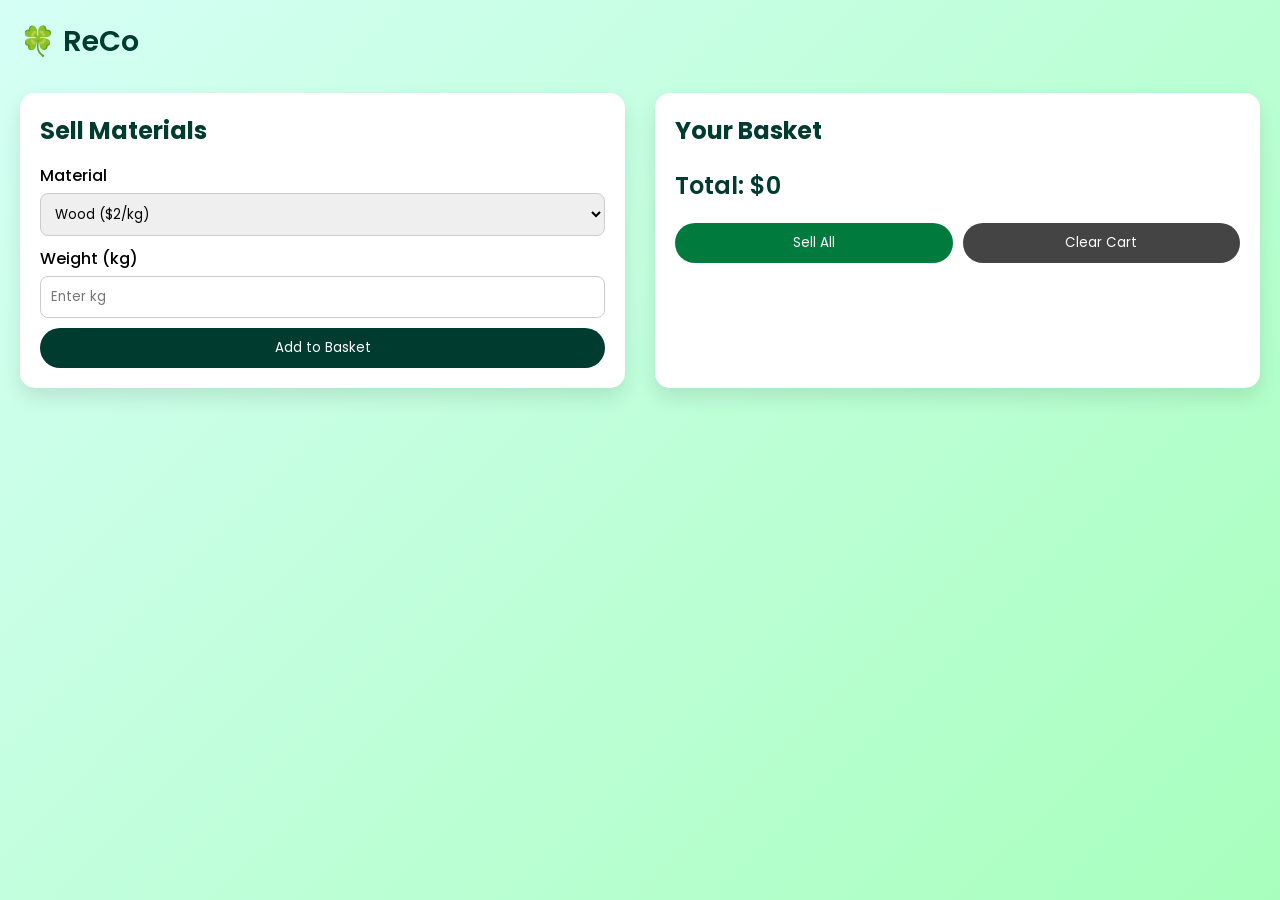
<file: earn.html>
<!DOCTYPE html>
<html lang="en">
<head>
    <meta charset="UTF-8">
    <meta name="viewport" content="width=device-width, initial-scale=1.0">
    <title>ReCo - Start Earning</title>

    <style>
        @import url('https://fonts.googleapis.com/css2?family=Poppins:wght@300;400;500;600&display=swap');

        *{
            margin:0;
            padding:0;
            box-sizing:border-box;
            font-family:"Poppins", sans-serif;
        }

        body{
            background: linear-gradient(135deg, #D5FFF5, #A8FFBD);
            min-height:100vh;
            padding:20px;
        }

        .header{
            display:flex;
            justify-content:space-between;
            align-items:center;
            margin-bottom:30px;
        }

        .logo{
            font-size:1.8rem;
            font-weight:600;
            color:#003B30;
            text-decoration:none;
        }

        .container{
            display:flex;
            gap:30px;
            flex-wrap:wrap;
        }

        .box{
            background:white;
            padding:20px;
            border-radius:15px;
            box-shadow:0 10px 20px rgba(0,0,0,0.1);
            flex:1;
            min-width:280px;
        }

        h2{
            color:#003B30;
            margin-bottom:15px;
        }

        label{
            display:block;
            margin-top:10px;
            font-weight:500;
        }

        input, select{
            width:100%;
            padding:10px;
            margin-top:5px;
            border-radius:8px;
            border:1px solid #ccc;
        }

        button{
            margin-top:10px;
            width:100%;
            padding:10px;
            border:none;
            border-radius:25px;
            background:#003B30;
            color:white;
            cursor:pointer;
            transition:0.3s;
        }

        button:hover{
            background:#A8FFBD;
            color:#003B30;
        }

        .item{
            background:#f5fff7;
            padding:10px;
            margin-top:10px;
            border-radius:10px;
            display:flex;
            justify-content:space-between;
            align-items:center;
        }

        .remove{
    background:#2f2f2f;
    color:#fff;
    border:none;
    border-radius:6px;
    padding:2px 6px;
    cursor:pointer;
    width:22px;
    height:22px;
    font-size:12px;
    display:flex;
    align-items:center;
    justify-content:center;
    transition:0.2s ease;
}

.remove:hover{
    background:#555;
    transform:scale(1.1);
}

        .total{
            margin-top:20px;
            font-size:1.5rem;
            font-weight:600;
            color:#003B30;
        }

        .actions{
            margin-top:10px;
            display:flex;
            gap:10px;
        }

        .sell{
            background:#007a3d;
        }

        .clear{
            background:#444;
        }
    </style>
</head>
<body>

<div class="header">
    <a href="index.html" class="logo">🍀 ReCo</a>
</div>

<div class="container">

    <!-- INPUT SECTION -->
    <div class="box">
        <h2>Sell Materials</h2>

        <label>Material</label>
        <select id="material">
            <option value="wood" data-price="2">Wood ($2/kg)</option>
            <option value="paper" data-price="1">Paper ($1/kg)</option>
            <option value="glass" data-price="3">Glass ($3/kg)</option>
            <option value="metal" data-price="5">Metal ($5/kg)</option>
        </select>

        <label>Weight (kg)</label>
        <input type="number" id="kg" placeholder="Enter kg">

        <button onclick="addToCart()">Add to Basket</button>
    </div>

    <!-- CART SECTION -->
    <div class="box">
        <h2>Your Basket</h2>
        <div id="cart"></div>

        <div class="total">Total: $<span id="total">0</span></div>

        <div class="actions">
            <button class="sell" onclick="sellAll()">Sell All</button>
            <button class="clear" onclick="clearCart()">Clear Cart</button>
        </div>
    </div>

</div>

<script>
    let cart = [];

    function addToCart(){
        const materialSelect = document.getElementById("material");
        const kg = parseFloat(document.getElementById("kg").value);

        if(!kg || kg <= 0) return;

        const price = parseFloat(materialSelect.options[materialSelect.selectedIndex].dataset.price);
        const name = materialSelect.value;

        const item = {
            name,
            kg,
            price,
            total: kg * price
        };

        cart.push(item);
        updateCart();
    }

    function updateCart(){
        const cartDiv = document.getElementById("cart");
        cartDiv.innerHTML = "";

        let total = 0;

        cart.forEach((item, index) => {
            total += item.total;

            cartDiv.innerHTML += `
                <div class="item">
                    <div>
                        <b>${item.name}</b><br>
                        ${item.kg} kg × $${item.price} = $${item.total}
                    </div>
                    <button class="remove" onclick="removeItem(${index})">X</button>
                </div>
            `;
        });

        document.getElementById("total").innerText = total;
    }

    function removeItem(index){
        cart.splice(index, 1);
        updateCart();
    }

    function clearCart(){
        cart = [];
        updateCart();
    }

    function sellAll(){
        if(cart.length === 0){
            alert("Your basket is empty!");
            return;
        }

        let total = cart.reduce((sum, item) => sum + item.total, 0);

        alert("You earned $" + total + "! 🎉");

        cart = [];
        updateCart();
    }
</script>

</body>
</html>
</file>
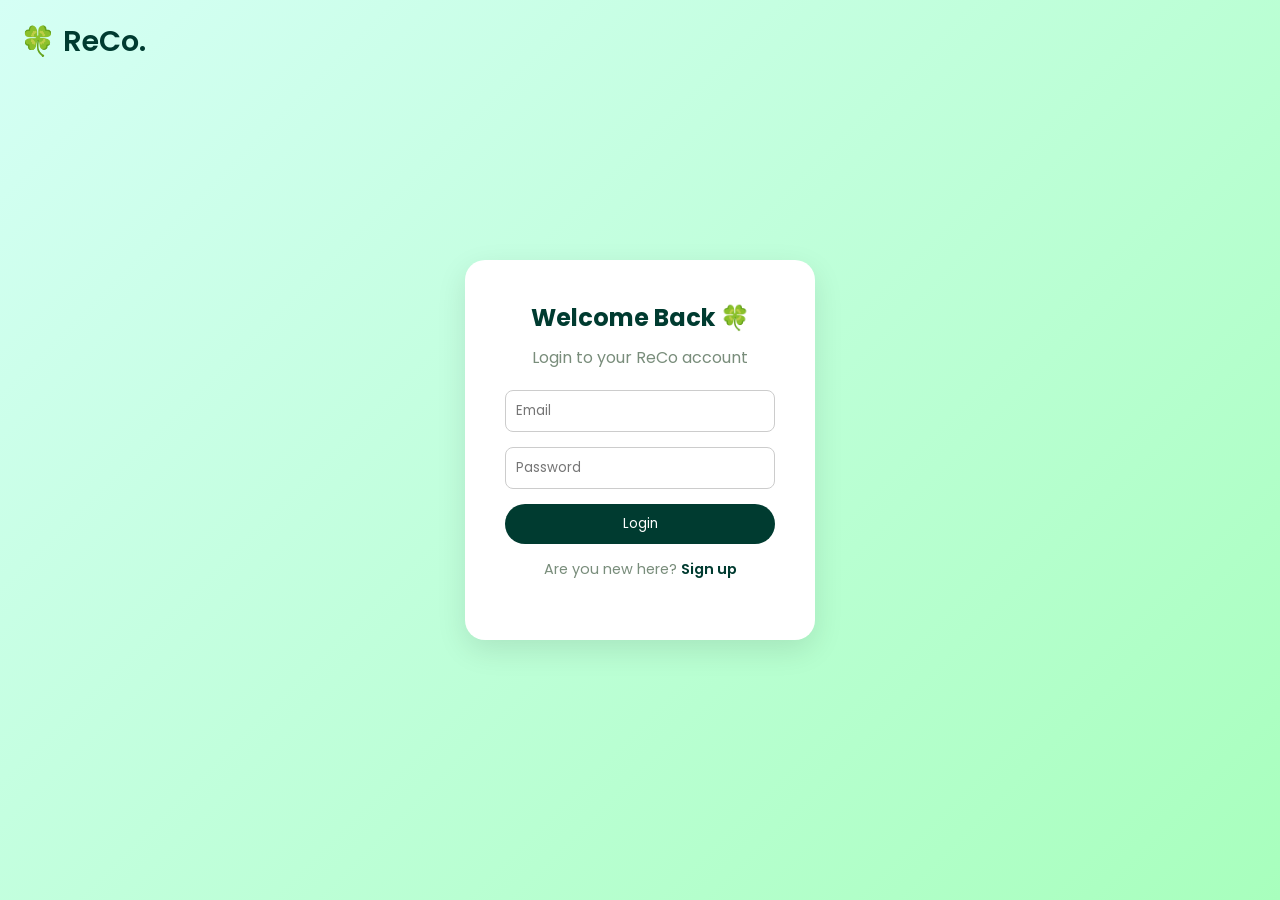
<file: login.html>
<!DOCTYPE html>
<html lang="en">
<head>
    <meta charset="UTF-8">
    <meta name="viewport" content="width=device-width, initial-scale=1.0">
    <title>ReCo Login</title>
    <link rel="icon" href="data:image/svg+xml,<svg xmlns=%22http://www.w3.org/2000/svg%22 viewBox=%220 0 100 100%22><text y=%22.9em%22 font-size=%2290%22>🍀</text></svg>">
    

    <link rel="stylesheet" href="auth.css">
</head>
<body>
    <header class="auth-header">
    <a href="index.html" class="auth-logo">🍀 ReCo.</a>
</header>

<div class="auth-container">

    <div class="auth-box">

        <h2>Welcome Back 🍀</h2>
        <p>Login to your ReCo account</p>

        <form action="login.php" method="POST">
            <input type="email" name="email" placeholder="Email" required>
            <input type="password" name="password" placeholder="Password" required>

            <button type="submit">Login</button>
        </form>

        <p class="switch-text">
            Are you new here? <a href="signup.html">Sign up</a>
        </p>

    </div>

</div>

</body>
</html>
</file>
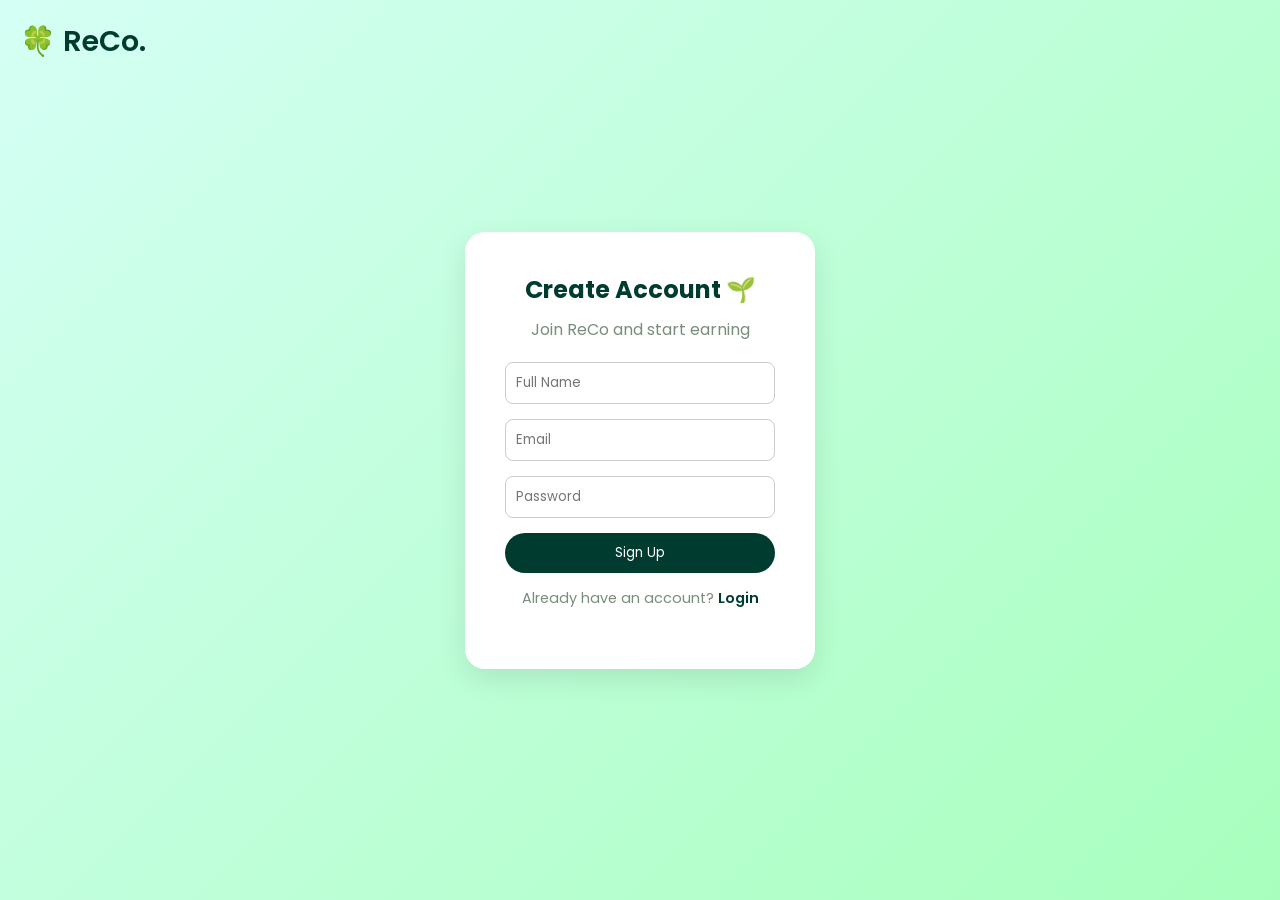
<file: signup.html>
<!DOCTYPE html>
<html lang="en">
<head>
    <meta charset="UTF-8">
    <meta name="viewport" content="width=device-width, initial-scale=1.0">
    <title>ReCo Sign Up</title>
    <link rel="icon" href="data:image/svg+xml,<svg xmlns=%22http://www.w3.org/2000/svg%22 viewBox=%220 0 100 100%22><text y=%22.9em%22 font-size=%2290%22>🍀</text></svg>">
    

    <link rel="stylesheet" href="auth.css">
</head>
<body>
    <header class="auth-header">
    <a href="index.html" class="auth-logo">🍀 ReCo.</a>
</header>

<div class="auth-container">

    <div class="auth-box">

        <h2>Create Account 🌱</h2>
        <p>Join ReCo and start earning</p>

        <form action="signup.php" method="POST">
            <input type="text" name="name" placeholder="Full Name">
            <input type="email" name="email" placeholder="Email">
            <input type="password" name="password" placeholder="Password" required>

            <button type="submit">Sign Up</button>
        </form>

        <p class="switch-text">
            Already have an account? <a href="login.html">Login</a>
        </p>

    </div>

</div>

</body>
</html>
</file>
<file: auth.css>
@import url('https://fonts.googleapis.com/css2?family=Poppins:wght@300;400;500;600&display=swap');

*{
    margin:0;
    padding:0;
    box-sizing:border-box;
    font-family:"Poppins", sans-serif;
}

body{
    background: linear-gradient(135deg, #D5FFF5, #A8FFBD);
    height:100vh;
    display:flex;
    justify-content:center;
    align-items:center;
}

.auth-container{
    width:100%;
    display:flex;
    justify-content:center;
}

.auth-box{
    background:white;
    padding:40px;
    border-radius:20px;
    width:350px;
    box-shadow:0 10px 30px rgba(0,0,0,0.1);
    text-align:center;
}

.auth-box h2{
    color:#003B30;
    margin-bottom:10px;
}

.auth-box p{
    color:#798D7B;
    margin-bottom:20px;
}

.auth-box input{
    width:100%;
    padding:10px;
    margin-bottom:15px;
    border-radius:8px;
    border:1px solid #ccc;
}

.auth-box button{
    width:100%;
    padding:10px;
    background:#003B30;
    color:white;
    border:none;
    border-radius:30px;
    cursor:pointer;
    transition:0.3s;
}

.auth-box button:hover{
    background:#A8FFBD;
    color:#003B30;
}

.switch-text{
    margin-top:15px;
    font-size:0.9rem;
}

.switch-text a{
    color:#003B30;
    font-weight:600;
    text-decoration:none;
}

.switch-text a:hover{
    text-decoration:underline;}

    .auth-header{
    position: absolute;
    top: 20px;
    left: 20px;
}

.auth-logo{
    font-size: 1.8rem;
    font-weight: 600;
    color: #003B30;
    text-decoration: none;
}
</file>
